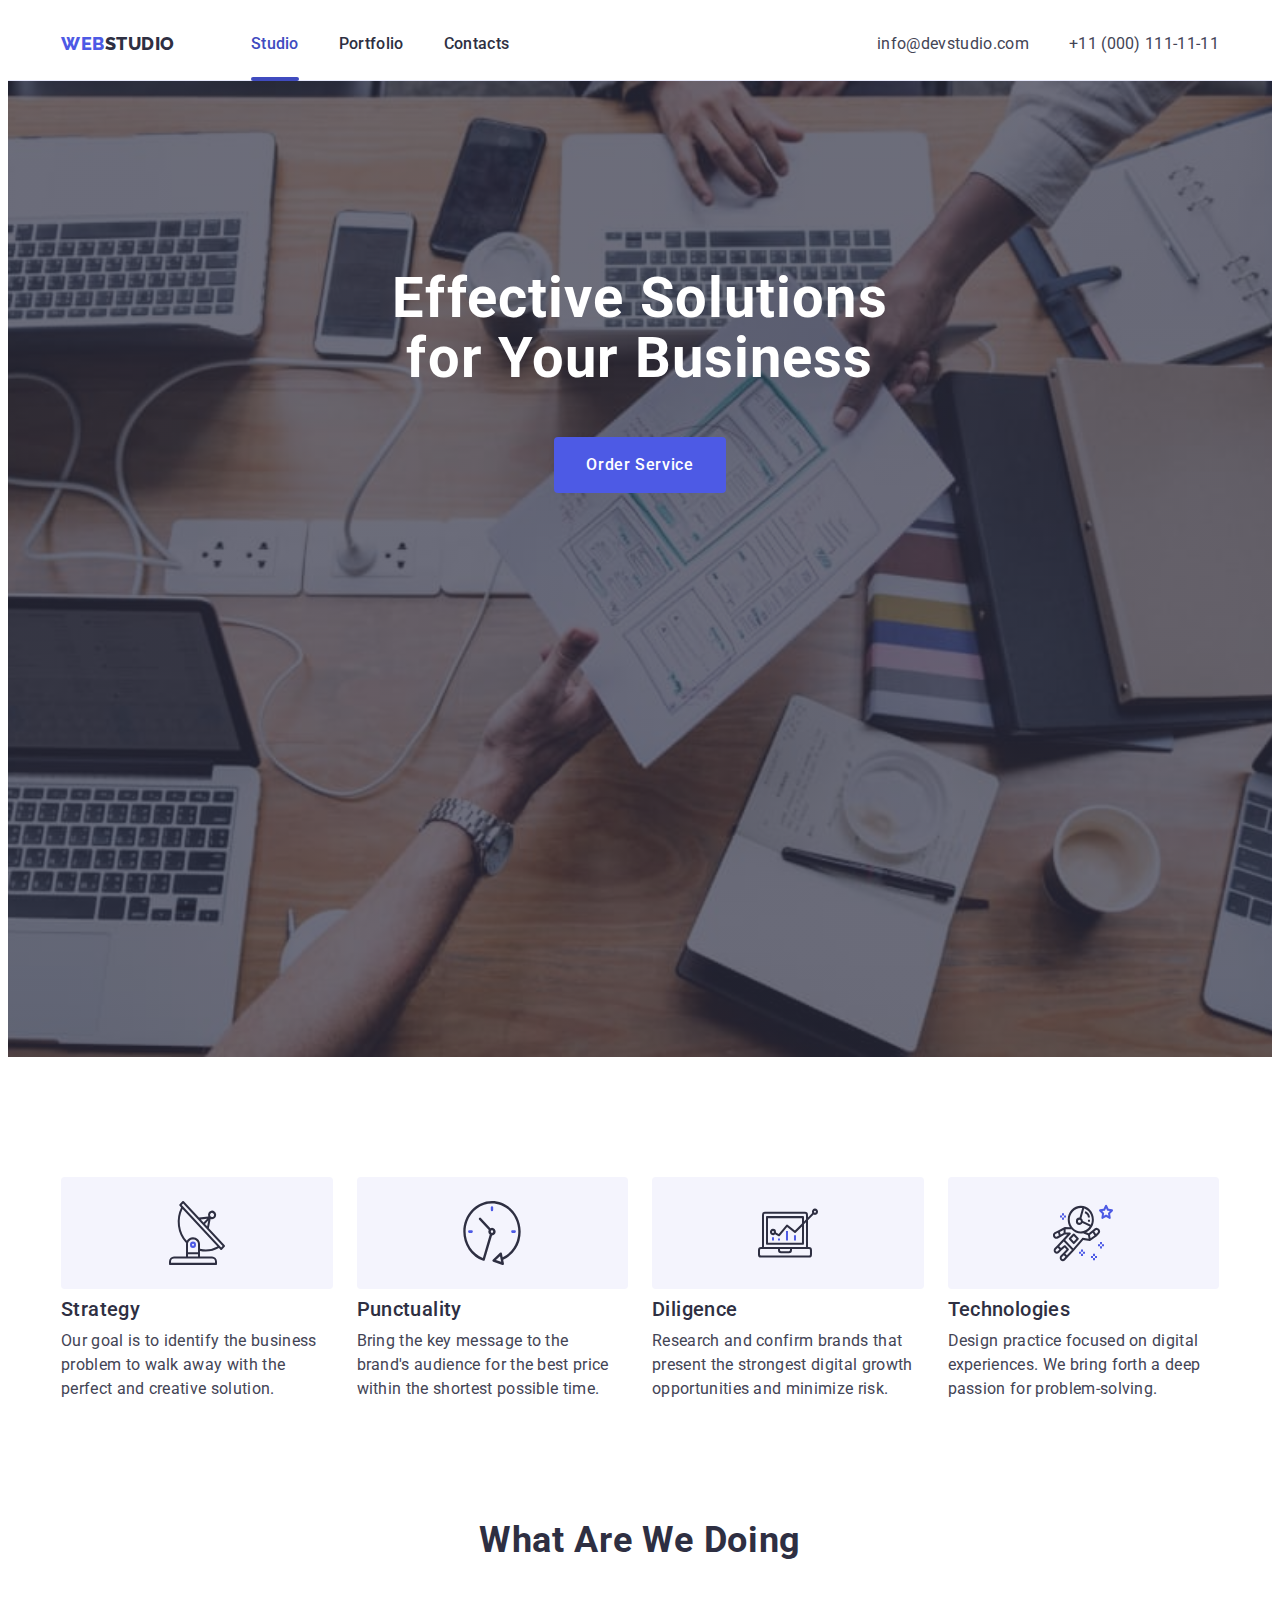
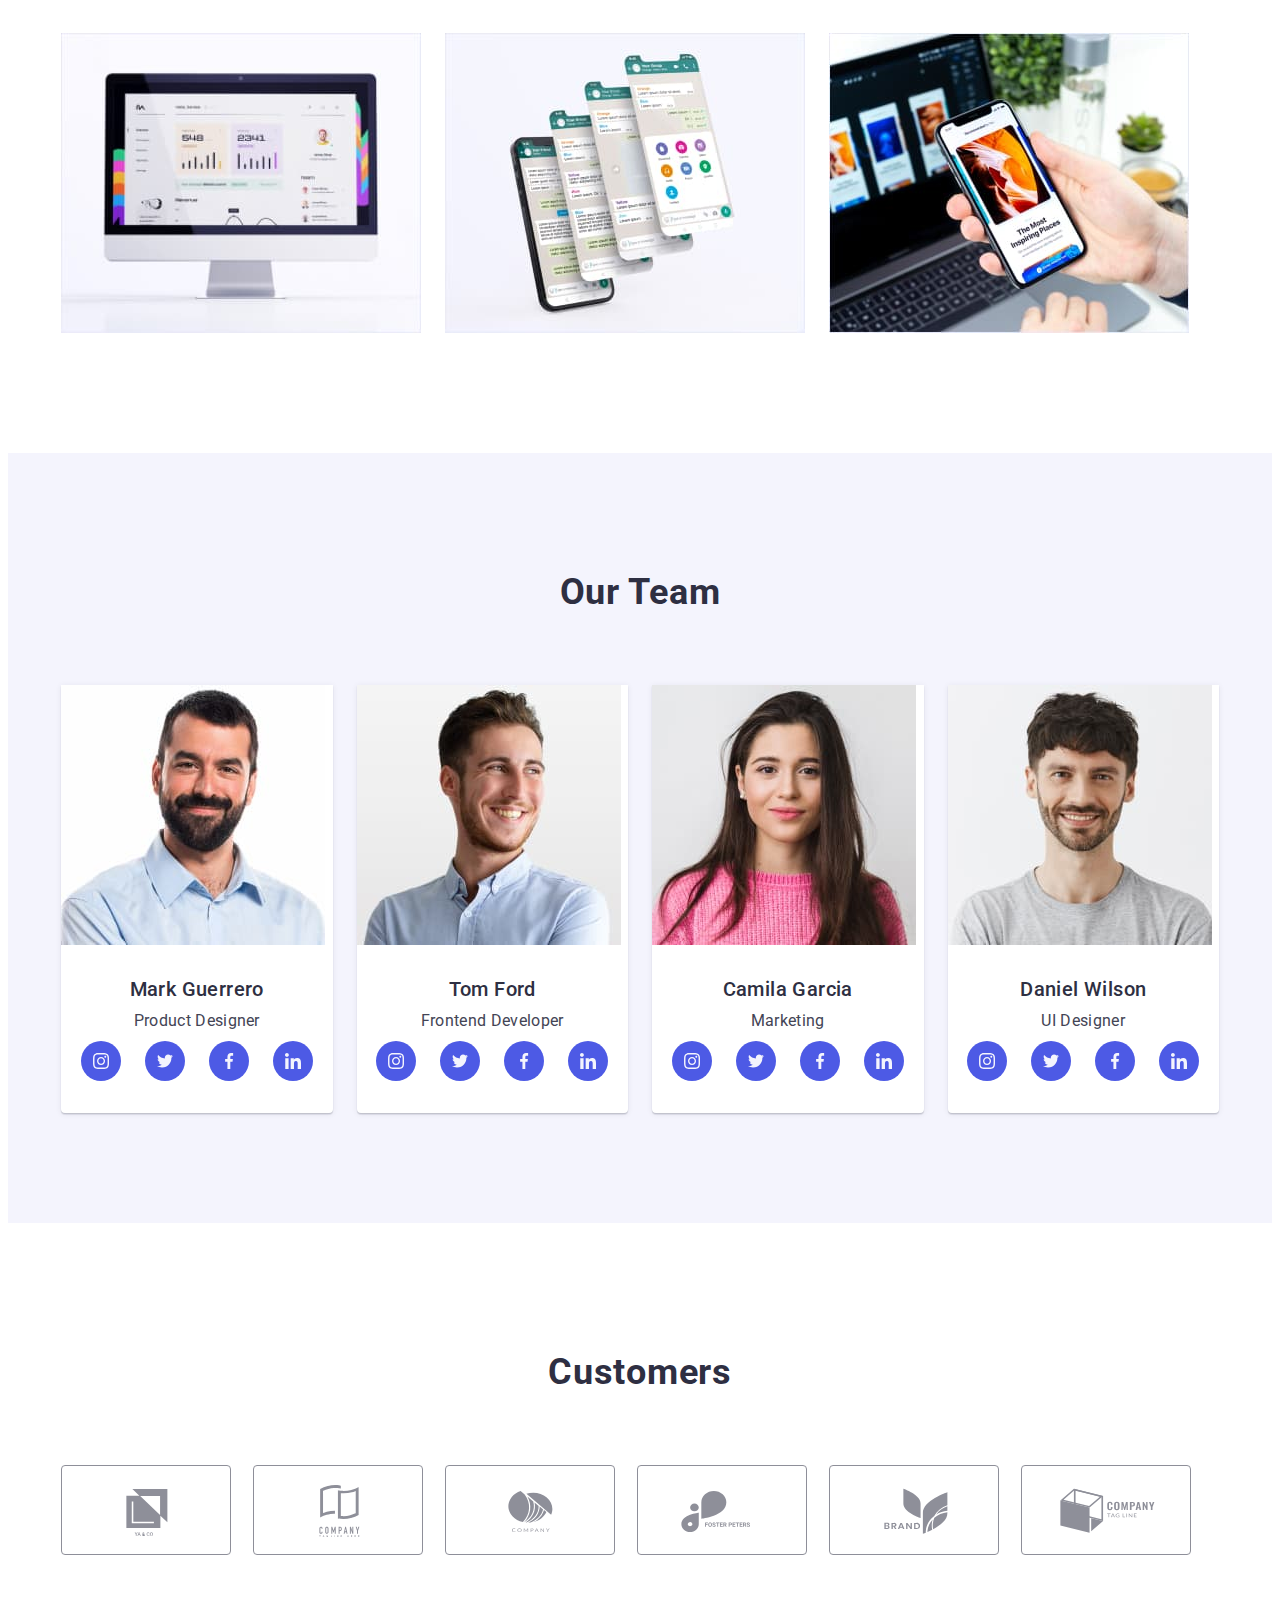
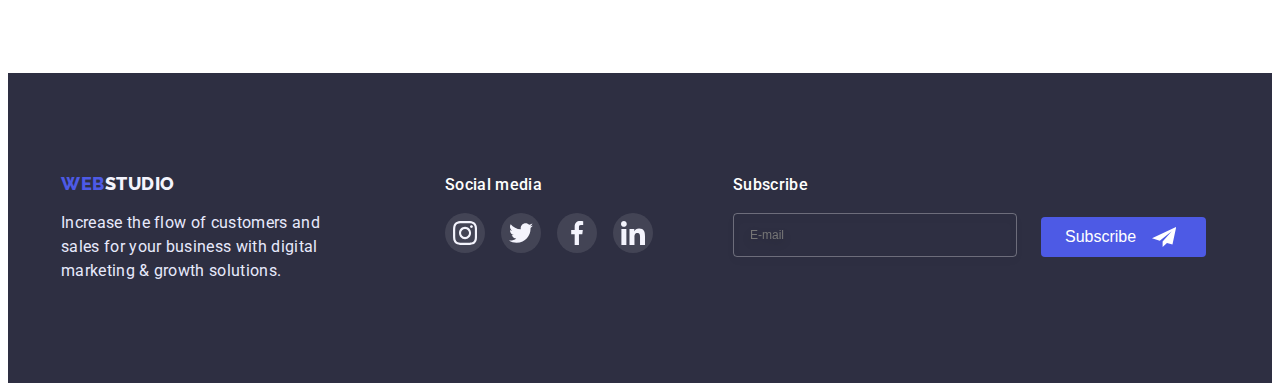
<file: index.html>
<!DOCTYPE html>
<html lang="en">
  <head>
    <meta charset="UTF-8" />
    <meta http-equiv="X-UA-Compatible" content="IE=edge" />
    <meta name="viewport" content="width=device-width, initial-scale=1.0" />
    <title>Webstudio</title>
    <link rel="preconnect" href="https://fonts.googleapis.com" />
    <link rel="preconnect" href="https://fonts.gstatic.com" crossorigin />
    <link
      href="https://fonts.googleapis.com/css2?family=Raleway:wght@800&family=Roboto:wght@400;500;700&display=swap"
      rel="stylesheet"
    />
    <link
      rel="stylesheet"
      href="https://cdnjs.cloudflare.com/ajax/libs/modern-normalize/1.1.0/modern-normalize.min.css"
      integrity="sha512-wpPYUAdjBVSE4KJnH1VR1HeZfpl1ub8YT/NKx4PuQ5NmX2tKuGu6U/JRp5y+Y8XG2tV+wKQpNHVUX03MfMFn9Q=="
      crossorigin="anonymous"
      referrerpolicy="no-referrer"
    />
    <link rel="stylesheet" href="./css/styles.css" />
  </head>
  <body>
    <!-- Site header -->
    <header class="header">
      <div class="container header-container">
        <nav class="header-navigation">
          <a href="./index.html" class="header-logo link"
            >Web<span>Studio</span></a
          >
          <ul class="header-list list">
            <li class="header-item">
              <a href="./index.html" class="header-link link current">Studio</a>
            </li>
            <li class="header-item">
              <a href="./portfolio.html" class="header-link link">Portfolio</a>
            </li>
            <li class="header-item">
              <a href="" class="header-link link">Contacts</a>
            </li>
          </ul>
        </nav>
        <address class="header-address">
          <ul class="address-list list">
            <li>
              <a href="mailto:info@devstudio.com" class="header-mail link"
                >info@devstudio.com</a
              >
            </li>
            <li>
              <a href="tel:+110001111111" class="header-tel link"
                >+11 (000) 111-11-11</a
              >
            </li>
          </ul>
        </address>
      </div>
    </header>

    <!-- Unique content -->
    <main>
      <!-- Hero section -->
      <section class="hero-main">
        <div class="container bgimage">
          <h1 class="hero-main-title">Effective Solutions for Your Business</h1>
          <button type="button" data-modal-open class="hero-main-btn">
            Order Service
          </button>
        </div>
      </section>
      <!-- Переваги -->
      <section class="about">
        <div class="container">
          <h2 class="visually-hidden">About us</h2>
          <ul class="about-list list">
            <li class="about-item icon-antenna">
              <h3 class="about-item-title">Strategy</h3>
              <p class="about-item-text">
                Our goal is to identify the business problem to walk away with
                the perfect and creative solution.
              </p>
            </li>
            <li class="about-item icon-clock">
              <h3 class="about-item-title">Punctuality</h3>
              <p class="about-item-text">
                Bring the key message to the brand's audience for the best price
                within the shortest possible time.
              </p>
            </li>
            <li class="about-item icon-diagram">
              <h3 class="about-item-title">Diligence</h3>
              <p class="about-item-text">
                Research and confirm brands that present the strongest digital
                growth opportunities and minimize risk.
              </p>
            </li>
            <li class="about-item icon-astronaut">
              <h3 class="about-item-title">Technologies</h3>
              <p class="about-item-text">
                Design practice focused on digital experiences. We bring forth a
                deep passion for problem-solving.
              </p>
            </li>
          </ul>
        </div>
      </section>
      <!-- Еxamples -->
      <section class="examples">
        <div class="container">
          <h2 class="examples-title">What are we doing</h2>

          <ul class="examples-list list">
            <li class="examples-item">
              <a href="./index.html" class="examples-link link"
                ><img
                  src="./images/img1.jpg"
                  alt="display"
                  width="360"
                  height="300"
              /></a>
            </li>
            <li class="examples-item">
              <a href="./index.html" class="examples-link link">
                <img
                  src="./images/img2.jpg"
                  alt="telephones"
                  width="360"
                  height="300"
              /></a>
            </li>
            <li class="examples-item">
              <a href="./index.html" class="examples-link link">
                <img
                  src="./images/img3.jpg"
                  alt="phone and display"
                  width="360"
                  height="300"
              /></a>
            </li>
          </ul>
        </div>
      </section>
      <!-- Team -->
      <section class="team">
        <div class="container">
          <h2 class="team-title">Our Team</h2>

          <ul class="team-list list">
            <li class="team-item">
              <img
                src="./images/photo.jpg"
                alt="Mark"
                width="264"
                height="260"
              />
              <div class="team-content">
                <h3 class="team-item-title">Mark Guerrero</h3>
                <p class="team-item-text">Product Designer</p>
                <ul class="team-social-list list">
                  <li class="team-social-item">
                    <a href="" class="team-social-link link">
                      <svg class="team-social-icon">
                        <use href="./images/icons.svg#icon-insta"></use>
                      </svg>
                    </a>
                  </li>
                  <li class="team-social-item">
                    <a href="" class="team-social-link link">
                      <svg class="team-social-icon">
                        <use href="./images/icons.svg#icon-twitter"></use>
                      </svg>
                    </a>
                  </li>
                  <li class="team-social-item">
                    <a href="" class="team-social-link link">
                      <svg class="team-social-icon">
                        <use href="./images/icons.svg#icon-facebook"></use>
                      </svg>
                    </a>
                  </li>
                  <li class="team-social-item">
                    <a href="" class="team-social-link link">
                      <svg class="team-social-icon">
                        <use href="./images/icons.svg#icon-linkedin"></use>
                      </svg>
                    </a>
                  </li>
                </ul>
              </div>
            </li>
            <li class="team-item">
              <img
                src="./images/photo2.jpg"
                alt="Tom"
                width="264"
                height="260"
              />
              <div class="team-content">
                <h3 class="team-item-title">Tom Ford</h3>
                <p class="team-item-text">Frontend Developer</p>
                <ul class="team-social-list list">
                  <li class="team-social-item">
                    <a href="" class="team-social-link link">
                      <svg class="team-social-icon">
                        <use href="./images/icons.svg#icon-insta"></use>
                      </svg>
                    </a>
                  </li>
                  <li class="team-social-item">
                    <a href="" class="team-social-link link">
                      <svg class="team-social-icon">
                        <use href="./images/icons.svg#icon-twitter"></use>
                      </svg>
                    </a>
                  </li>
                  <li class="team-social-item">
                    <a href="" class="team-social-link link">
                      <svg class="team-social-icon">
                        <use href="./images/icons.svg#icon-facebook"></use>
                      </svg>
                    </a>
                  </li>
                  <li class="team-social-item">
                    <a href="" class="team-social-link link">
                      <svg class="team-social-icon">
                        <use href="./images/icons.svg#icon-linkedin"></use>
                      </svg>
                    </a>
                  </li>
                </ul>
              </div>
            </li>
            <li class="team-item">
              <img
                src="./images/photo3.jpg"
                alt="Camila"
                width="264"
                height="260"
              />
              <div class="team-content">
                <h3 class="team-item-title">Camila Garcia</h3>
                <p class="team-item-text">Marketing</p>
                <ul class="team-social-list list">
                  <li class="team-social-item">
                    <a href="" class="team-social-link link">
                      <svg class="team-social-icon">
                        <use href="./images/icons.svg#icon-insta"></use>
                      </svg>
                    </a>
                  </li>
                  <li class="team-social-item">
                    <a href="" class="team-social-link link">
                      <svg class="team-social-icon">
                        <use href="./images/icons.svg#icon-twitter"></use>
                      </svg>
                    </a>
                  </li>
                  <li class="team-social-item">
                    <a href="" class="team-social-link link">
                      <svg class="team-social-icon">
                        <use href="./images/icons.svg#icon-facebook"></use>
                      </svg>
                    </a>
                  </li>
                  <li class="team-social-item">
                    <a href="" class="team-social-link link">
                      <svg class="team-social-icon">
                        <use href="./images/icons.svg#icon-linkedin"></use>
                      </svg>
                    </a>
                  </li>
                </ul>
              </div>
            </li>
            <li class="team-item">
              <img
                src="./images/photo4.jpg"
                alt="Daniel"
                width="264"
                height="260"
              />
              <div class="team-content">
                <h3 class="team-item-title">Daniel Wilson</h3>
                <p class="team-item-text">UI Designer</p>
                <ul class="team-social-list list">
                  <li class="team-social-item">
                    <a href="" class="team-social-link link">
                      <svg class="team-social-icon">
                        <use href="./images/icons.svg#icon-insta"></use>
                      </svg>
                    </a>
                  </li>
                  <li class="team-social-item">
                    <a href="" class="team-social-link link">
                      <svg class="team-social-icon">
                        <use href="./images/icons.svg#icon-twitter"></use>
                      </svg>
                    </a>
                  </li>
                  <li class="team-social-item">
                    <a href="" class="team-social-link link">
                      <svg class="team-social-icon">
                        <use href="./images/icons.svg#icon-facebook"></use>
                      </svg>
                    </a>
                  </li>
                  <li class="team-social-item">
                    <a href="" class="team-social-link link">
                      <svg class="team-social-icon">
                        <use href="./images/icons.svg#icon-linkedin"></use>
                      </svg>
                    </a>
                  </li>
                </ul>
              </div>
            </li>
          </ul>
        </div>
      </section>
    </main>

    <!-- Customer -->
    <section class="customer">
      <div class="container">
        <h2 class="customer-title">Customers</h2>
        <ul class="customer-list list">
          <li class="customers-item">
            <a href="" class="customers-link link">
              <svg class="customers-icon">
                <use href="./images/icons.svg#icon-logo"></use>
              </svg>
            </a>
          </li>
          <li class="customers-item">
            <a href="" class="customers-link link">
              <svg class="customers-icon">
                <use href="./images/icons.svg#icon-logo2"></use></svg
            ></a>
          </li>
          <li class="customers-item">
            <a href="" class="customers-link link">
              <svg class="customers-icon">
                <use href="./images/icons.svg#icon-logo3"></use></svg
            ></a>
          </li>
          <li class="customers-item">
            <a href="" class="customers-link link">
              <svg class="customers-icon">
                <use href="./images/icons.svg#icon-logo4"></use></svg
            ></a>
          </li>
          <li class="customers-item">
            <a href="" class="customers-link link">
              <svg class="customers-icon">
                <use href="./images/icons.svg#icon-logo5"></use></svg
            ></a>
          </li>
          <li class="customers-item">
            <a href="" class="customers-link link">
              <svg class="customers-icon">
                <use href="./images/icons.svg#icon-logo6"></use></svg
            ></a>
          </li>
        </ul>
      </div>
    </section>

    <!-- footer -->
    <footer class="footer">
      <div class="container footer-info">
        <div class="footer-logo-end">
          <a href="./index.html" class="footer-logo link"
            >Web<span>Studio</span></a
          >
          <p class="footer-text">
            Increase the flow of customers and sales for your business with
            digital marketing & growth solutions.
          </p>
        </div>
        <div class="footer-links">
          <p class="footer-text-second">Social media</p>
          <ul class="footer-list list">
            <li class="footer-item">
              <a href="" class="footer-link link">
                <svg class="footer-icon">
                  <use href="./images/icons.svg#icon-insta"></use>
                </svg>
              </a>
            </li>
            <li class="footer-item">
              <a href="" class="footer-link link">
                <svg class="footer-icon">
                  <use href="./images/icons.svg#icon-twitter"></use>
                </svg>
              </a>
            </li>
            <li class="footer-item">
              <a href="" class="footer-link link">
                <svg class="footer-icon">
                  <use href="./images/icons.svg#icon-facebook"></use>
                </svg>
              </a>
            </li>
            <li class="footer-item">
              <a href="" class="footer-link link">
                <svg class="footer-icon">
                  <use href="./images/icons.svg#icon-linkedin"></use>
                </svg>
              </a>
            </li>
          </ul>
        </div>
        <form class="footer-subscription-form">
          <div class="form-fields">
            <p class="footer-section-title">Subscribe</p>
            <input
              class="footer-form-field"
              name="user-email"
              type="text"
              placeholder="E-mail"
            />
          </div>
          <button class="subscription-button" type="submit">
            Subscribe
            <svg class="footer-button-icon">
              <use href="./images/icons.svg#icon-send"></use>
            </svg>
          </button>
        </form>
      </div>
    </footer>
    <div class="backdrop is-hidden" data-modal>
      <div class="modal">
        <button type="button" class="modal-close" data-modal-close>
          <svg class="modal-icon">
            <use href="./images/icons.svg#icon-close"></use>
          </svg>
        </button>
        <p class="modal-text">Leave your contacts and we will call you back</p>
        <form action="#" class="modal-form form">
          <div class="form-group">
            <label class="form-label">
              <span class="form-desc">Name</span>
              <span class="form-control">
                <input type="text" class="form-input" name="fullname" />
                <svg class="form-icon">
                  <use href="./images/icons.svg#icon-person"></use>
                </svg>
              </span>
            </label>
          </div>
          <div class="form-group">
            <label class="form-label">
              <span class="form-desc">Phone</span>
              <span class="form-control">
                <input type="tel" class="form-input" name="phone" />
                <svg class="form-icon">
                  <use href="./images/icons.svg#icon-phone"></use>
                </svg>
              </span>
            </label>
          </div>
          <div class="form-group">
            <label class="form-label">
              <span class="form-desc">Email</span>
              <span class="form-control">
                <input type="email" class="form-input" name="email" required />
                <svg class="form-icon">
                  <use href="./images/icons.svg#icon-email"></use>
                </svg>
              </span>
            </label>
          </div>
          <div class="form-group comment">
            <label class="form-label">
              <span class="form-desc">Comment</span>
              <textarea
                name="comment"
                class="form-area"
                placeholder="Text input"
              ></textarea>
            </label>
          </div>
          <div class="form-modal">
            <input
              type="checkbox"
              id="policy"
              class="checkbox visually-hidden"
              name="policy"
            />
            <label for="policy" class="modal-policy">
              <span>
                <svg class="checkbox-icon">
                  <use href="./images/icons.svg#icon-tick"></use>
                </svg>
              </span>
              I accept the terms and conditions of the
              <a href="#" class="checkbox-span">Privacy Policy</a>
            </label>
          </div>
          <button type="submit" class="submint-btn">Send</button>
        </form>
      </div>
    </div>
    <script src="./js/modal.js"></script>
  </body>
</html>
</file>
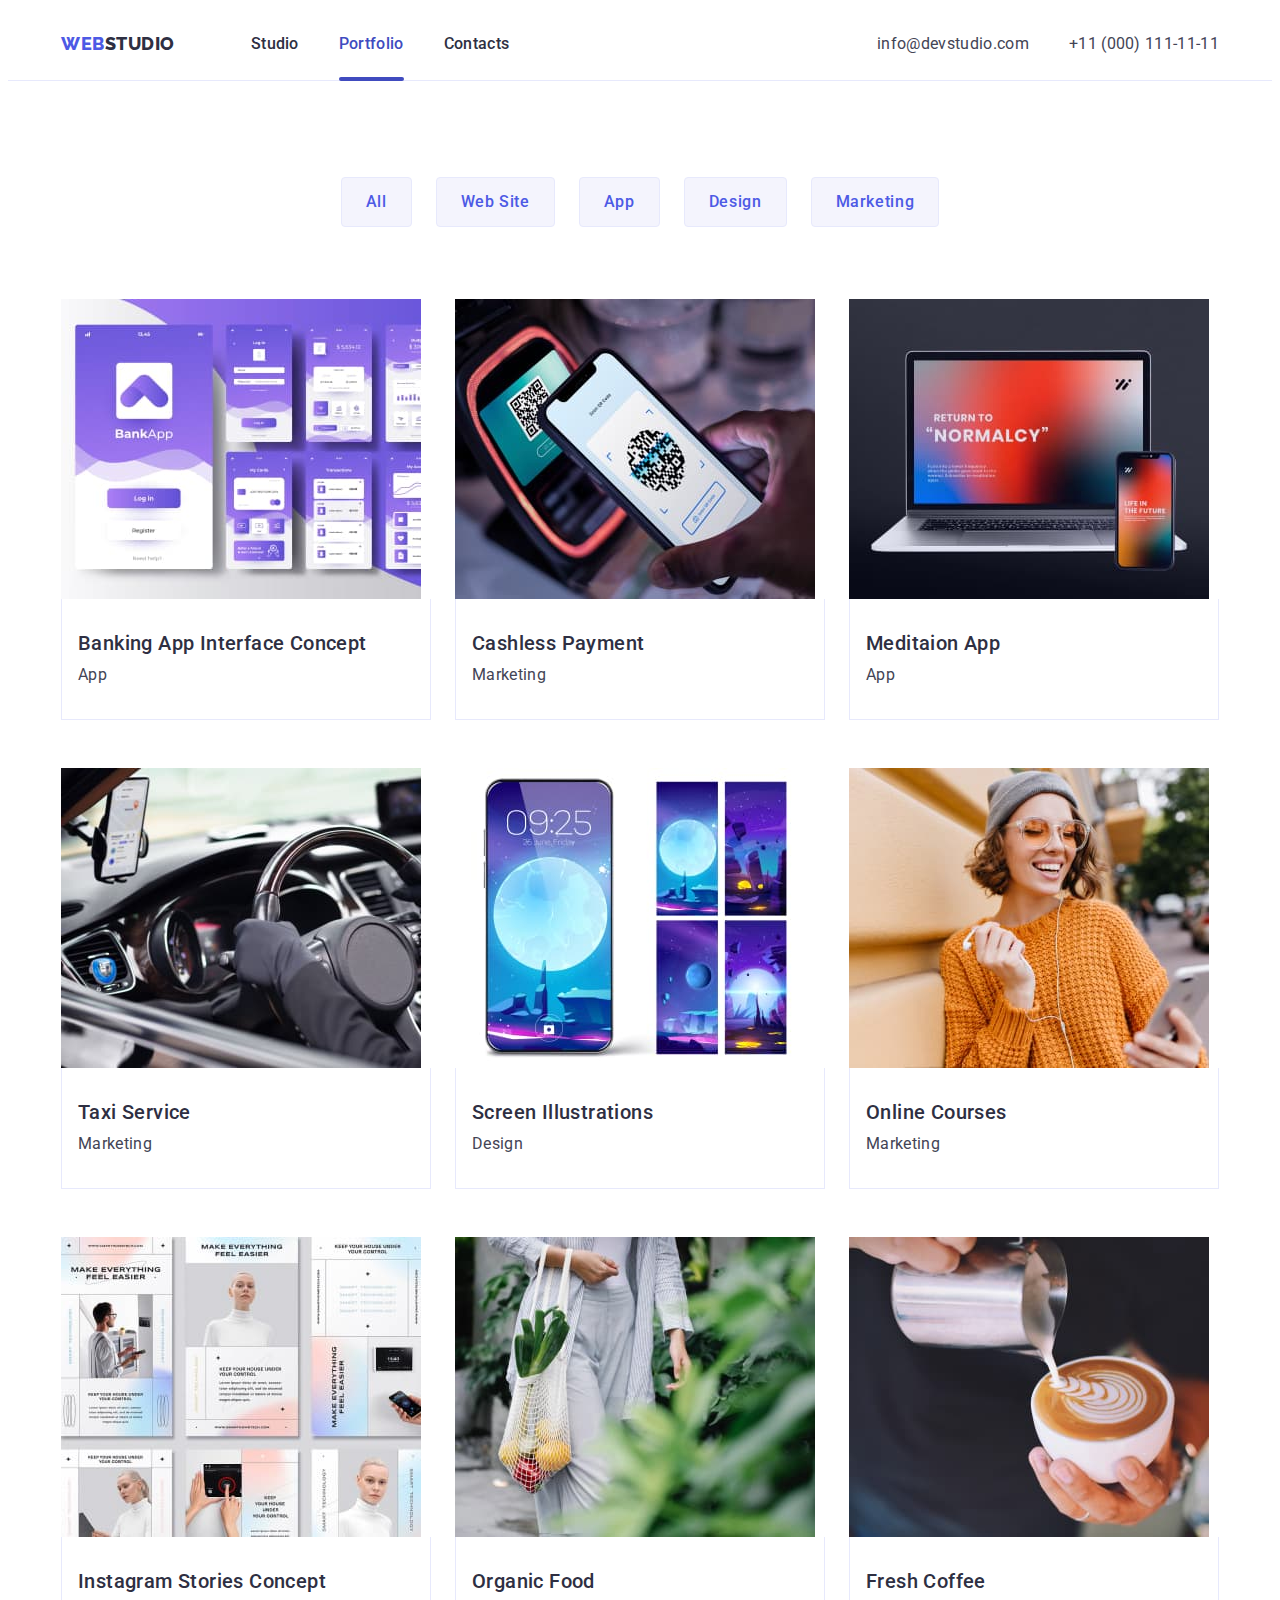
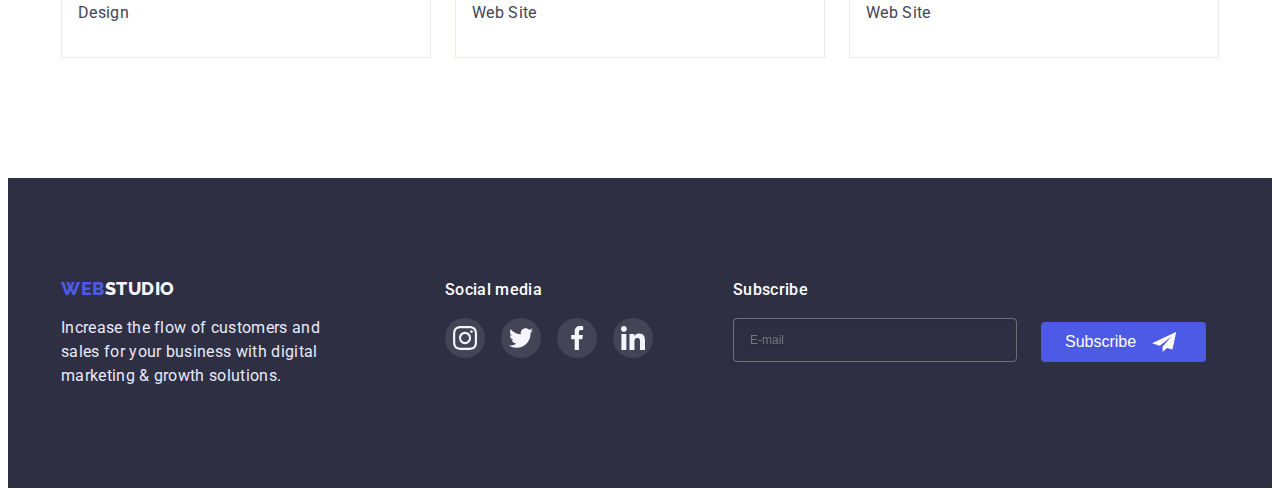
<file: portfolio.html>
<!DOCTYPE html>
<html lang="en">
  <head>
    <meta charset="UTF-8" />
    <meta http-equiv="X-UA-Compatible" content="IE=edge" />
    <meta name="viewport" content="width=device-width, initial-scale=1.0" />
    <title>Portfolio</title>
    <link rel="preconnect" href="https://fonts.googleapis.com" />
    <link rel="preconnect" href="https://fonts.gstatic.com" crossorigin />
    <link
      href="https://fonts.googleapis.com/css2?family=Raleway:wght@800&family=Roboto:wght@400;500;700;900&display=swap"
      rel="stylesheet"
    />
    <link
      rel="stylesheet"
      href="https://cdnjs.cloudflare.com/ajax/libs/modern-normalize/1.1.0/modern-normalize.min.css"
      integrity="sha512-wpPYUAdjBVSE4KJnH1VR1HeZfpl1ub8YT/NKx4PuQ5NmX2tKuGu6U/JRp5y+Y8XG2tV+wKQpNHVUX03MfMFn9Q=="
      crossorigin="anonymous"
      referrerpolicy="no-referrer"
    />
    <link rel="stylesheet" href="./css/styles.css" />
  </head>
  <body>
    <!-- Site header -->
    <header class="header">
      <div class="container header-container">
        <nav class="header-navigation">
          <a href="./index.html" class="header-logo link"
            >Web<span>Studio</span></a
          >
          <ul class="header-list list">
            <li class="header-item">
              <a href="./index.html" class="header-link link">Studio</a>
            </li>
            <li class="header-item">
              <a href="./portfolio.html" class="header-link link current"
                >Portfolio</a
              >
            </li>
            <li class="header-item">
              <a href="" class="header-link link">Contacts</a>
            </li>
          </ul>
        </nav>
        <address class="header-address">
          <ul class="address-list list">
            <li>
              <a href="mailto:info@devstudio.com" class="header-mail link"
                >info@devstudio.com</a
              >
            </li>
            <li>
              <a href="tel:+110001111111" class="header-tel link"
                >+11 (000) 111-11-11</a
              >
            </li>
          </ul>
        </address>
      </div>
    </header>
    <!-- Unique content -->
    <main>
      <!-- Hero section -->
      <section class="hero">
        <div class="container">
          <h1 class="visually-hidden">Menu</h1>
          <ul class="buttons-block list">
            <li class="hero-item">
              <button type="button" class="hero-btn">All</button>
            </li>
            <li class="hero-item">
              <button type="button" class="hero-btn">Web Site</button>
            </li>
            <li class="hero-item">
              <button type="button" class="hero-btn">App</button>
            </li>
            <li class="hero-item">
              <button type="button" class="hero-btn">Design</button>
            </li>
            <li class="hero-item">
              <button type="button" class="hero-btn">Marketing</button>
            </li>
          </ul>

          <ul class="cards-block list">
            <li class="foto-list-item">
              <a href="./portfolio.html" class="hero-link link">
                <div class="cards-wrap">
                  <img
                    src="./images/img5.jpg"
                    alt="Banking"
                    width="360"
                    height="300"
                  />
                  <p class="cards-overlay">
                    14 Stylish and User-Friendly App Design Concepts · Task
                    Manager App · Calorie Tracker App · Exotic Fruit Ecommerce
                    App · Cloud Storage App
                  </p>
                </div>
                <div class="hero-card">
                  <h2 class="hero-title">Banking App Interface Concept</h2>
                  <p class="hero-description">App</p>
                </div>
              </a>
            </li>
            <li class="foto-list-item">
              <a href="./portfolio.html" class="hero-link link">
                <div class="cards-wrap">
                  <img
                    src="./images/img6.jpg"
                    alt="Cashless"
                    width="360"
                    height="300"
                  />
                  <p class="cards-overlay">
                    14 Stylish and User-Friendly App Design Concepts · Task
                    Manager App · Calorie Tracker App · Exotic Fruit Ecommerce
                    App · Cloud Storage App
                  </p>
                </div>
                <div class="hero-card">
                  <h2 class="hero-title">Cashless Payment</h2>
                  <p class="hero-description">Marketing</p>
                </div>
              </a>
            </li>
            <li class="foto-list-item">
              <a href="./portfolio.html" class="hero-link link">
                <div class="cards-wrap">
                  <img
                    src="./images/img7.jpg"
                    alt="Meditaion"
                    width="360"
                    height="300"
                  />
                  <p class="cards-overlay">
                    14 Stylish and User-Friendly App Design Concepts · Task
                    Manager App · Calorie Tracker App · Exotic Fruit Ecommerce
                    App · Cloud Storage App
                  </p>
                </div>
                <div class="hero-card">
                  <h2 class="hero-title">Meditaion App</h2>
                  <p class="hero-description">App</p>
                </div>
              </a>
            </li>
            <li class="foto-list-item">
              <a href="./portfolio.html" class="hero-link link">
                <div class="cards-wrap">
                  <img
                    src="./images/img8.jpg"
                    alt="Taxi"
                    width="360"
                    height="300"
                  />
                  <p class="cards-overlay">
                    14 Stylish and User-Friendly App Design Concepts · Task
                    Manager App · Calorie Tracker App · Exotic Fruit Ecommerce
                    App · Cloud Storage App
                  </p>
                </div>
                <div class="hero-card">
                  <h2 class="hero-title">Taxi Service</h2>
                  <p class="hero-description">Marketing</p>
                </div>
              </a>
            </li>
            <li class="foto-list-item">
              <a href="./portfolio.html" class="hero-link link">
                <div class="cards-wrap">
                  <img
                    src="./images/img9.jpg"
                    alt="Screen"
                    width="360"
                    height="300"
                  />
                  <p class="cards-overlay">
                    14 Stylish and User-Friendly App Design Concepts · Task
                    Manager App · Calorie Tracker App · Exotic Fruit Ecommerce
                    App · Cloud Storage App
                  </p>
                </div>
                <div class="hero-card">
                  <h2 class="hero-title">Screen Illustrations</h2>
                  <p class="hero-description">Design</p>
                </div>
              </a>
            </li>
            <li class="foto-list-item">
              <a href="./portfolio.html" class="hero-link link">
                <div class="cards-wrap">
                  <img
                    src="./images/img10.jpg"
                    alt="Online"
                    width="360"
                    height="300"
                  />
                  <p class="cards-overlay">
                    14 Stylish and User-Friendly App Design Concepts · Task
                    Manager App · Calorie Tracker App · Exotic Fruit Ecommerce
                    App · Cloud Storage App
                  </p>
                </div>
                <div class="hero-card">
                  <h2 class="hero-title">Online Courses</h2>
                  <p class="hero-description">Marketing</p>
                </div>
              </a>
            </li>
            <li class="foto-list-item">
              <a href="./portfolio.html" class="hero-link link">
                <div class="cards-wrap">
                  <img
                    src="./images/img11.jpg"
                    alt="Instagram"
                    width="360"
                    height="300"
                  />
                  <p class="cards-overlay">
                    14 Stylish and User-Friendly App Design Concepts · Task
                    Manager App · Calorie Tracker App · Exotic Fruit Ecommerce
                    App · Cloud Storage App
                  </p>
                </div>
                <div class="hero-card">
                  <h2 class="hero-title">Instagram Stories Concept</h2>
                  <p class="hero-description">Design</p>
                </div>
              </a>
            </li>
            <li class="foto-list-item">
              <a href="./portfolio.html" class="hero-link link">
                <div class="cards-wrap">
                  <img
                    src="./images/img12.jpg"
                    alt="Organic"
                    width="360"
                    height="300"
                  />
                  <p class="cards-overlay">
                    14 Stylish and User-Friendly App Design Concepts · Task
                    Manager App · Calorie Tracker App · Exotic Fruit Ecommerce
                    App · Cloud Storage App
                  </p>
                </div>
                <div class="hero-card">
                  <h2 class="hero-title">Organic Food</h2>
                  <p class="hero-description">Web Site</p>
                </div>
              </a>
            </li>
            <li class="foto-list-item">
              <a href="./portfolio.html" class="hero-link link">
                <div class="cards-wrap">
                  <img
                    src="./images/img13.jpg"
                    alt="Fresh"
                    width="360"
                    height="300"
                  />
                  <p class="cards-overlay">
                    14 Stylish and User-Friendly App Design Concepts · Task
                    Manager App · Calorie Tracker App · Exotic Fruit Ecommerce
                    App · Cloud Storage App
                  </p>
                </div>
                <div class="hero-card">
                  <h2 class="hero-title">Fresh Coffee</h2>
                  <p class="hero-description">Web Site</p>
                </div>
              </a>
            </li>
          </ul>
        </div>
      </section>
    </main>
    <!-- Футер -->
    <footer class="footer">
      <div class="container footer-info">
        <div class="footer-logo-end">
          <a href="./index.html" class="footer-logo link"
            >Web<span>Studio</span></a
          >
          <p class="footer-text">
            Increase the flow of customers and sales for your business with
            digital marketing & growth solutions.
          </p>
        </div>
        <div class="footer-links">
          <p class="footer-text-second">Social media</p>
          <ul class="footer-list list">
            <li class="footer-item">
              <a href="" class="footer-link link">
                <svg class="footer-icon">
                  <use href="./images/icons.svg#icon-insta"></use>
                </svg>
              </a>
            </li>
            <li class="footer-item">
              <a href="" class="footer-link link">
                <svg class="footer-icon">
                  <use href="./images/icons.svg#icon-twitter"></use>
                </svg>
              </a>
            </li>
            <li class="footer-item">
              <a href="" class="footer-link link">
                <svg class="footer-icon">
                  <use href="./images/icons.svg#icon-facebook"></use>
                </svg>
              </a>
            </li>
            <li class="footer-item">
              <a href="" class="footer-link link">
                <svg class="footer-icon">
                  <use href="./images/icons.svg#icon-linkedin"></use>
                </svg>
              </a>
            </li>
          </ul>
        </div>
        <form class="footer-subscription-form">
          <div class="form-fields">
            <p class="footer-section-title">Subscribe</p>
            <input
              class="footer-form-field"
              name="user-email"
              type="text"
              placeholder="E-mail"
            />
          </div>
          <button class="subscription-button" type="submit">
            Subscribe
            <svg class="footer-button-icon">
              <use href="./images/icons.svg#icon-send"></use>
            </svg>
          </button>
        </form>
      </div>
    </footer>
  </body>
</html>
</file>
<file: css/styles.css>
:root {
  --main-title-color: #2e2f42;
  --secondary-title-color: #434455;
  --accent-color: #ffffff;
  --secondary-accent-color: #4d5ae5;
  --effect-color: #404bbf;
  --footer-logo-color: #f4f4fd;
  --footer-text-color: #e7e9fc;
  --border-color: #8e8f99;
  --footer-link: #31d0aa;
  --modal-color: #fcfcfc;
  --modal-svg-color: #000000;
  --modal-policy-color: #757575;
}

h1,
h2,
h3,
h4,
h5,
h6,
p {
  margin: 0;
}

ul {
  margin: 0;
  padding: 0;
}

img {
  display: block;
  max-width: 100%;
  height: auto;
}

body {
  font-family: "Roboto", sans-serif;
  color: var(--secondary-title-color);
}

.container {
  max-width: 1158px;
  padding: 0 15px;
  margin: 0 auto;
}

.list {
  list-style: none;
}
.link {
  text-decoration: none;
}

.visually-hidden {
  position: absolute;
  width: 1px;
  height: 1px;
  margin: -1px;
  border: 0;
  padding: 0;
  white-space: nowrap;
  clip-path: inset(100%);
  clip: rect(0 0 0 0);
  overflow: hidden;
}

/*----------- header -----------*/

.header {
  border-bottom: 1px solid var(--footer-text-color);
}

.header-container {
  display: flex;
  align-items: center;
}

.header-navigation {
  display: flex;
}

.header-navigation a {
  padding: 24px 0px;
  display: inline-block;
}

.header-logo {
  font-family: "Raleway", sans-serif;
  font-weight: 800;
  font-size: 18px;
  line-height: 1.33;
  letter-spacing: 0.03em;
  text-transform: uppercase;
  margin-right: 76px;
  color: var(--secondary-accent-color);
}
.header-logo span {
  color: var(--main-title-color);
}
.header-list {
  display: flex;
  gap: 40px;
}
.header-item {
}
.header-link {
  font-weight: 500;
  font-size: 16px;
  line-height: 1.5;
  letter-spacing: 0.02em;
  padding: 24px 0;
  color: var(--main-title-color);
  position: relative;
  transition: color 250ms cubic-bezier(0.4, 0, 0.2, 1);
}
.header-link:hover,
.header-link:focus {
  color: var(--effect-color);
}

.header-link.current {
  color: var(--effect-color);
}

.header-link.current::after {
  content: "";
  display: block;
  position: absolute;
  width: 100%;
  height: 4px;
  background: var(--effect-color);
  border-radius: 2px;
  bottom: -1px;
  left: 0;
}

.header-mail:hover,
.header-mail:focus {
  color: var(--effect-color);
}

.header-tel:hover,
.header-tel:focus {
  color: var(--effect-color);
}

.header-address {
  margin-left: auto;
}
.address-list {
  display: flex;
}

.header-mail {
  font-style: normal;
  font-size: 16px;
  line-height: 1.5;
  letter-spacing: 0.02em;
  margin-right: 40px;
  color: var(--secondary-title-color);
  transition: color 250ms cubic-bezier(0.4, 0, 0.2, 1);
}
.header-tel {
  font-style: normal;
  font-size: 16px;
  line-height: 1.5;
  letter-spacing: 0.02em;
  color: var(--secondary-title-color);
  transition: color 250ms cubic-bezier(0.4, 0, 0.2, 1);
}

/*----------- /header -----------*/

/*----------- Hero -----------*/

.hero-main {
  max-width: 1440px;
  height: 600px;
  text-align: center;
  margin-left: auto;
  margin-right: auto;
  padding-top: 188px;
  padding-bottom: 188px;
  background-color: var(--main-title-color);
  background-image: linear-gradient(
      rgba(46, 47, 66, 0.7),
      rgba(46, 47, 66, 0.7)
    ),
    url(../images/headerbg.jpg);
  background-repeat: no-repeat;
  background-position: center;
  background-size: cover;
}

.hero-main-title {
  margin-bottom: 48px;
  font-weight: 700;
  font-size: 56px;
  line-height: 1.07;
  letter-spacing: 0.02em;
  width: 496px;
  margin-left: auto;
  margin-right: auto;
  color: var(--accent-color);
}

.hero {
  padding-top: 96px;
  padding-bottom: 120px;
}

.buttons-block {
  display: flex;
  gap: 24px;
  justify-content: center;
  margin-bottom: 72px;
}
.cards-block {
  display: flex;
  flex-wrap: wrap;
  column-gap: 24px;
  row-gap: 48px;
}

.cards-wrap {
  position: relative;
  overflow: hidden;
}

.cards-overlay {
  font-size: 16px;
  line-height: 1.5;
  letter-spacing: 0.02em;
  color: var(--footer-logo-color);
  background: var(--secondary-accent-color);
  padding: 40px 32px 164px 32px;
  position: absolute;
  top: 0;
  left: 0;
  width: 100%;
  height: 100%;
  transform: translateY(100%);
  transition: transform 250ms cubic-bezier(0.4, 0, 0.2, 1);
  overflow: auto;
}

.foto-list-item:hover .cards-overlay {
  transform: translateY(0);
}

.hero-item {
}
.hero-main-btn {
  font-family: "Roboto", sans-serif;
  font-weight: 500;
  font-size: 16px;
  line-height: 1.5;
  align-items: center;
  letter-spacing: 0.04em;
  color: var(--accent-color);
  background: var(--secondary-accent-color);
  transition: background-color 250ms cubic-bezier(0.4, 0, 0.2, 1);
  border: none;
  border-radius: 4px;
  cursor: pointer;
  min-width: 169px;
  display: block;
  margin: 0 auto;
  padding: 16px 32px;
}
.hero-btn {
  font-family: "Roboto", sans-serif;
  font-weight: 500;
  font-size: 16px;
  line-height: 1.5;
  align-items: center;
  letter-spacing: 0.04em;
  color: var(--secondary-accent-color);
  background: var(--footer-logo-color);
  transition: background 250ms cubic-bezier(0.4, 0, 0.2, 1);
  border: 1px solid var(--footer-text-color);
  border-radius: 4px;
  cursor: pointer;
  padding: 12px 24px;
}

.hero-main-btn:hover,
.hero-main-btn:focus {
  background: var(--effect-color);
}

.hero-btn:hover,
.hero-btn:focus {
  color: var(--accent-color);
  background: var(--effect-color);
  box-shadow: 0px 3px 1px rgba(0, 0, 0, 0.1), 0px 2px 1px rgba(0, 0, 0, 0.08),
    0px 2px 2px rgba(0, 0, 0, 0.12);
  border-color: transparent;
}

.hero-link {
  display: block;
  transition: box-shadow 250ms cubic-bezier(0.4, 0, 0.2, 1);
}

.hero-link:hover,
.hero-link:focus {
  box-shadow: 0px 1px 6px rgba(46, 47, 66, 0.08),
    0px 1px 1px rgba(46, 47, 66, 0.16), 0px 2px 1px rgba(46, 47, 66, 0.08);
}

.foto-list {
}

.foto-list-item {
  width: calc((100% - 48px) / 3);
}

.hero-card {
  padding: 32px 16px;
  border: 1px solid var(--footer-text-color);
  border-top: none;
}

.hero-title {
  font-weight: 500;
  font-size: 20px;
  line-height: 1.2;
  letter-spacing: 0.02em;
  margin-bottom: 8px;
  color: var(--main-title-color);
}
.hero-description {
  font-size: 16px;
  line-height: 1.5;
  letter-spacing: 0.02em;
  color: var(--secondary-title-color);
}

/*----------- /Hero -----------*/

/*----------- About -----------*/
.about {
  padding-top: 120px;
  padding-bottom: 120px;
}
.about-list {
  display: flex;
  gap: 24px;
}

.about-item::before {
  display: block;
  content: "";
  height: 112px;
  background-size: 59.72px 64px;
  background-repeat: no-repeat;
  margin-bottom: 8px;
  background-position: center;
  border-radius: 4px;
  background-color: var(--footer-logo-color);
}

.icon-antenna::before {
  background-image: url(../images/antenna.svg);
}

.icon-clock::before {
  background-image: url(../images/clock.svg);
}

.icon-diagram::before {
  background-image: url(../images/diagram.svg);
}

.icon-astronaut::before {
  background-image: url(../images/astronaut.svg);
}

.about-item {
  width: calc((100% - 72px) / 4);
}
.about-item-title {
  font-weight: 500;
  font-size: 20px;
  line-height: 1.2;
  letter-spacing: 0.02em;
  margin-bottom: 8px;
  color: var(--main-title-color);
}
.about-item-text {
  max-width: 264px;
  font-size: 16px;
  line-height: 1.5;
  letter-spacing: 0.02em;
}
/*----------- /About -----------*/

/*----------- Еxamples -----------*/
.examples {
  text-align: center;
  padding-bottom: 120px;
}
.examples-title {
  margin-top: 0;
  margin-bottom: 72px;
  font-weight: 700;
  font-size: 36px;
  line-height: 1.11;
  letter-spacing: 0.02em;
  text-transform: capitalize;
  color: var(--main-title-color);
}
.examples-list {
  display: flex;
  gap: 24px;
}

.examples-item {
}
/*----------- /Еxamples -----------*/

/*----------- Team -----------*/
.team {
  text-align: center;
  padding-top: 120px;
  padding-bottom: 110px;
  background: var(--footer-logo-color);
}
.team-title {
  margin-top: 0;
  margin-bottom: 72px;
  font-weight: 700;
  font-size: 36px;
  line-height: 1.11;
  letter-spacing: 0.02em;
  text-transform: capitalize;
  color: var(--main-title-color);
}
.team-list {
  display: flex;
  gap: 24px;
}

.team-item {
  width: calc((100% - 72px) / 4);
  background: var(--accent-color);
  box-shadow: 0px 1px 6px rgba(46, 47, 66, 0.08),
    0px 1px 1px rgba(46, 47, 66, 0.16), 0px 2px 1px rgba(46, 47, 66, 0.08);
  border-radius: 0px 0px 4px 4px;
}

.team-content {
  padding: 32px 16px;
}

.team-item-title {
  font-weight: 500;
  font-size: 20px;
  line-height: 1.2;
  margin-bottom: 8px;
  letter-spacing: 0.02em;
  color: var(--main-title-color);
}
.team-item-text {
  font-size: 16px;
  line-height: 1.5;
  letter-spacing: 0.02em;
  margin-bottom: 8px;
}

.team-social-list {
  display: flex;
  justify-content: center;
  gap: 24px;
}

.team-social-item {
  width: calc((100% - 72px) / 4);
  width: 40px;
  height: 40px;
}
.team-social-link {
  display: flex;
  justify-content: center;
  align-items: center;
  width: 100%;
  height: 100%;
  border-radius: 50%;
  background-color: var(--secondary-accent-color);
  transition: background-color 250ms cubic-bezier(0.4, 0, 0.2, 1);
}

.team-social-link:is(:hover, :focus) {
  background-color: var(--effect-color);
}

.team-social-icon {
  width: 16px;
  height: 16px;
}

/*----------- /Team -----------*/

/*--------- Customer ---------- */
.customer {
  padding-top: 130px;
  padding-bottom: 120px;
}

.customer-title {
  margin-top: 0;
  margin-bottom: 72px;
  font-weight: 700;
  font-size: 36px;
  line-height: 1.11;
  text-align: center;
  letter-spacing: 0.02em;
  text-transform: capitalize;
  color: var(--main-title-color);
}

.customer-list {
  display: flex;
  gap: 24px;
}

.customers-item {
  width: calc((100% - 120px) / 6);
  width: 168px;
  height: 88px;
}
.customers-link {
  display: flex;
  justify-content: center;
  align-items: center;
  width: 100%;
  height: 100%;
  border-radius: 4px;
  border: 1px solid var(--border-color);
  color: var(--border-color);
  transition: color 250ms cubic-bezier(0.4, 0, 0.2, 1);
}

.customers-link:is(:hover, :focus) {
  border-color: var(--effect-color);
  color: var(--effect-color);
}

.customers-link:is(:hover, :focus) .customers-icon {
  fill: currentColor;
}

.customers-icon {
  width: 104px;
  height: 56px;
  fill: currentColor;
}

/*--------- /Customer ---------- */

/*----------- Footer -----------*/

.footer {
  padding: 100px 0px;
  background: var(--main-title-color);
}
.footer-logo {
  display: block;
  font-family: "Raleway", sans-serif;
  font-weight: 800;
  font-size: 18px;
  line-height: 1.16;
  align-items: center;
  letter-spacing: 0.03em;
  text-transform: uppercase;
  margin-bottom: 16px;
  color: var(--secondary-accent-color);
}
.footer-logo span {
  color: var(--footer-logo-color);
}
.footer-info {
  display: flex;
  align-items: baseline;
}
.footer-logo-end {
  margin-right: 120px;
}

.footer-text {
  max-width: 264px;
  font-size: 16px;
  line-height: 1.5;
  letter-spacing: 0.02em;
  color: var(--footer-text-color);
}

.footer-links {
  margin-right: 80px;
}
.footer-text-second {
  font-weight: 500;
  font-size: 16px;
  line-height: 1.5;
  letter-spacing: 0.02em;
  margin-bottom: 16px;
  color: var(--accent-color);
}
.footer-list {
  display: flex;
  justify-content: center;
  gap: 16px;
}

.footer-item {
  width: calc((100% - 48px) / 4);
  width: 40px;
  height: 40px;
}
.footer-link {
  display: flex;
  justify-content: center;
  align-items: center;
  width: 100%;
  height: 100%;
  border-radius: 50%;
  color: var(--footer-logo-color);
  background-color: rgba(255, 255, 255, 0.1);
  transition: background-color 250ms cubic-bezier(0.4, 0, 0.2, 1);
}

.footer-link:is(:hover, :focus) {
  background-color: var(--footer-link);
}

.footer-icon {
  width: 24px;
  height: 24px;
}

.backdrop {
  position: fixed;
  top: 0;
  left: 0;
  width: 100%;
  height: 100%;
  background-color: rgba(46, 47, 66, 0.4);
  transition: opacity 250ms cubic-bezier(0.4, 0, 0.2, 1),
    visibility 250ms cubic-bezier(0.4, 0, 0.2, 1);
}
.modal {
  padding: 72px 24px 24px 24px;
  position: absolute;
  top: 50%;
  left: 50%;
  transform: translate(-50%, -50%) scale(1);
  transition: transform 250ms cubic-bezier(0.4, 0, 0.2, 1);
  width: 408px;
  min-height: 584px;
  background-color: var(--modal-color);
  box-shadow: 0px 1px 1px rgba(0, 0, 0, 0.14), 0px 1px 3px rgba(0, 0, 0, 0.12),
    0px 2px 1px rgba(0, 0, 0, 0.2);
  border-radius: 4px;
}
.modal-close {
  position: absolute;
  width: 24px;
  height: 24px;
  top: 24px;
  right: 24px;
  display: flex;
  justify-content: center;
  align-items: center;
  margin-left: auto;
  color: var(--modal-svg-color);
  background-color: var(--footer-text-color);
  transition: background-color 250ms cubic-bezier(0.4, 0, 0.2, 1),
    color 250ms cubic-bezier(0.4, 0, 0.2, 1);
  border: 1px solid rgba(0, 0, 0, 0.1);
  border-radius: 50%;
  cursor: pointer;
}

.modal-close:hover,
.modal-close:focus {
  border-color: var(--effect-color);
  background-color: var(--effect-color);
  color: var(--footer-text-color);
}

.backdrop.is-hidden {
  opacity: 0;
  visibility: hidden;
  pointer-events: none;
}

.backdrop.is-hidden .modal {
  transform: translate(-50%, -50%) scale(0.1);
}

.modal-icon {
  width: 8px;
  height: 8px;
  align-items: center;
  fill: currentColor;
}

.modal-form {
  display: flex;
  flex-direction: column;
}

.modal-text {
  font-weight: 500;
  font-size: 16px;
  line-height: 1.5;
  text-align: center;
  letter-spacing: 0.02em;
  color: var(--main-title-color);
  margin-bottom: 16px;
}

.form-label {
  position: relative;
  margin-bottom: 8px;
}

.form-label span {
  display: block;
  font-size: 12px;
  line-height: 1.17;
  letter-spacing: 0.04em;
  color: var(--border-color);
  margin-bottom: 4px;
}

.form-group.comment {
  margin-bottom: 16px;
}

.form-input {
  width: 100%;
  height: 40px;
  border: 1px solid rgba(33, 33, 33, 0.2);
  border-radius: 4px;
  outline: transparent;
  padding-left: 38px;
}

.form-input:hover,
.form-input:focus {
  border-color: var(--secondary-accent-color);
}

.form-input:hover + .form-icon,
.form-input:focus + .form-icon {
  fill: var(--secondary-accent-color);
}

.form-icon {
  display: block;
  width: 18px;
  height: 24px;
  position: absolute;
  left: 16px;
  top: 50%;
  transform: translateY(-50%);
  color: var(--main-title-color);
  transition: color 250ms cubic-bezier(0.4, 0, 0.2, 1);
}

.form-area {
  display: block;
  width: 100%;
  min-height: 120px;
  border: 1px solid rgba(33, 33, 33, 0.2);
  border-radius: 4px;
  outline: transparent;
  resize: none;
  padding: 8px 16px;
  transition: border 250ms cubic-bezier(0.4, 0, 0.2, 1);
}

.checkbox {
}

.modal-policy {
  font-weight: 400;
  font-size: 12px;
  line-height: 1.17;
  letter-spacing: 0.04em;
  color: var(--modal-policy-color);
  display: flex;
  align-items: center;
}

.modal-policy span {
  width: 16px;
  height: 16px;
  border: 1.25px solid var(--main-title-color);
  border-radius: 2px;
  margin-right: 8px;
  display: flex;
  align-items: center;
  justify-content: center;
  fill: transparent;
  transition: background-color 250ms cubic-bezier(0.4, 0, 0.2, 1),
    fill 250ms cubic-bezier(0.4, 0, 0.2, 1);
}

.checkbox:checked + .modal-policy span {
  fill: var(--footer-logo-color);
  background-color: var(--effect-color);
  border-color: var(--effect-color);
}

.checkbox-icon {
  width: 10px;
  height: 8px;
}

.checkbox-span {
  color: var(--secondary-accent-color);
  text-decoration-line: underline;
}

.submint-btn {
  font-family: "Roboto", sans-serif;
  font-weight: 500;
  font-size: 16px;
  line-height: 1.5;
  align-items: center;
  letter-spacing: 0.04em;
  color: var(--accent-color);
  background: var(--secondary-accent-color);
  box-shadow: 0px 4px 4px rgba(0, 0, 0, 0.15);
  border-radius: 4px;
  min-width: 169px;
  height: 56px;
  cursor: pointer;
  border: none;
  margin: 0 auto;
  padding: 16px 32px;
  transition: background 250ms cubic-bezier(0.4, 0, 0.2, 1);
}

.submint-btn:hover,
.submint-btn:focus {
  background: var(--effect-color);
}

.form-control {
  display: block;
  position: relative;
}

.form-group {
  margin-bottom: 8px;
}

.form-modal {
  margin-bottom: 24px;
}

.footer-subscription-form {
  display: flex;
  align-items: end;
}

.form-fields {
  margin-right: 24px;
}

.footer-section-title {
  font-weight: 500;
  font-size: 16px;
  line-height: 1.5;
  letter-spacing: 0.02em;
  color: var(--accent-color);
  margin-bottom: 16px;
}

.footer-form-field {
  height: 40px;
  width: 264px;
  background-color: transparent;
  border: 1px solid rgba(255, 255, 255, 0.3);
  filter: drop-shadow(0px 4px 4px rgba(0, 0, 0, 0.15));
  border-radius: 4px;
  font-weight: 400;
  font-size: 12px;
  line-height: 1.17;
  color: var(--accent-color);
  padding-left: 16px;
}

.subscription-button {
  display: flex;
  align-items: center;
  height: 40px;
  width: 165px;
  background-color: var(--secondary-accent-color);
  color: var(--accent-color);
  font-weight: 500;
  font-size: 16px;
  line-height: 1.5;
  border-radius: 4px;
  border: none;
  padding: 8px 24px;
  cursor: pointer;
  transition: background-color 250ms cubic-bezier(0.4, 0, 0.2, 1);
}

.footer-button-icon {
  width: 24px;
  height: 24px;
  fill: var(--accent-color);
  margin-left: 16px;
}

.subscription-button:hover,
.subscription-button:focus {
  background-color: var(--effect-color);
}
/*----------- /Footer -----------*/
</file>
